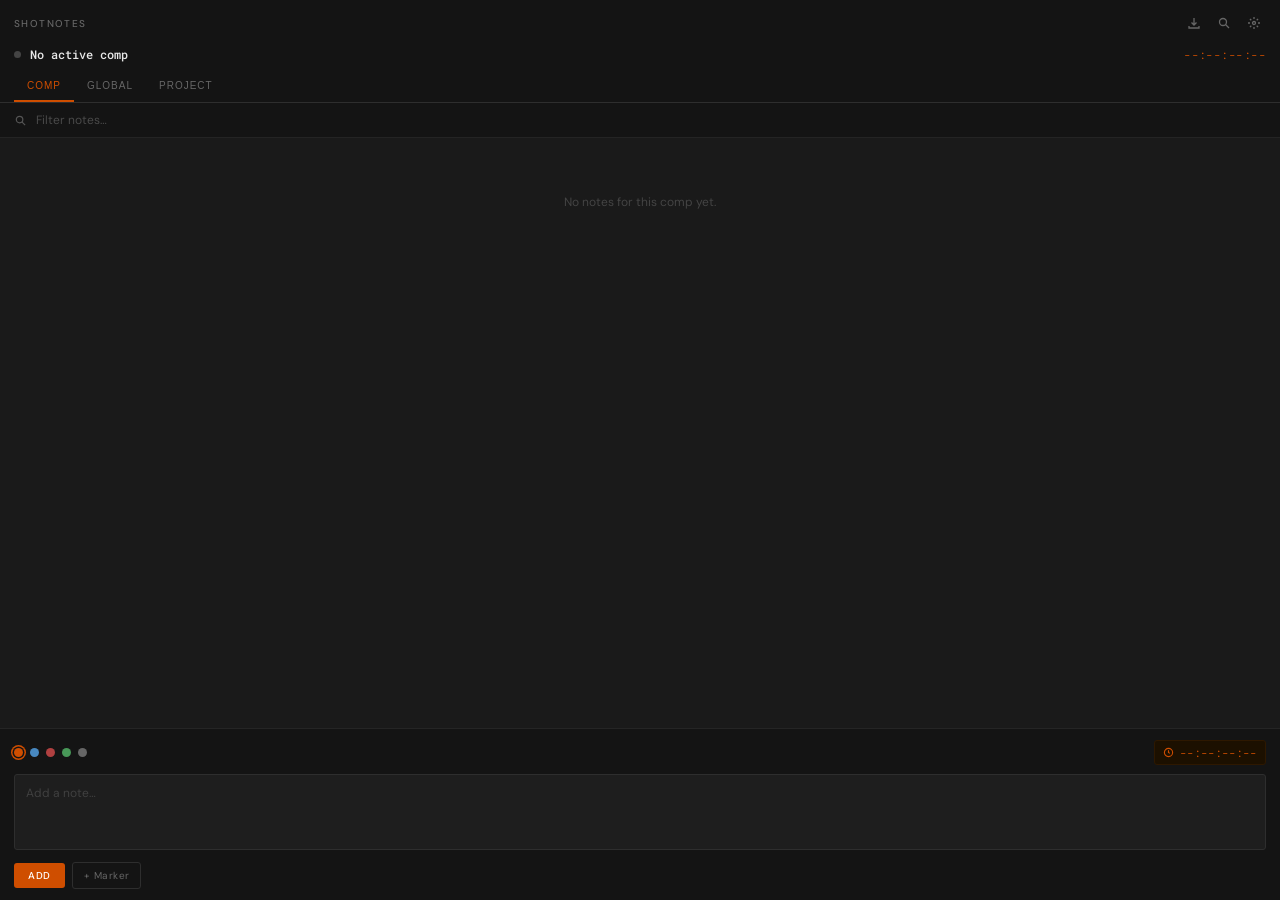
<file: shotnotes/src/index.html>
<!DOCTYPE html>
<html lang="en">
<head>
  <meta charset="UTF-8"/>
  <meta name="viewport" content="width=device-width, initial-scale=1.0"/>
  <title>ShotNotes</title>
  <link rel="stylesheet" href="style.css"/>
</head>
<body>

<div class="panel">

  <div class="panel-header">
    <div class="panel-title-row">
      <span class="panel-title">ShotNotes</span>
      <div class="panel-icons">
        <button class="icon-btn" id="btn-import-frameio" title="Import Frame.io CSV">
          <svg viewBox="0 0 14 14" fill="none" stroke="currentColor" stroke-width="1.3">
            <path d="M2 10v2h10v-2M7 2v7M4.5 6.5L7 9l2.5-2.5"/>
          </svg>
        </button>
        <button class="icon-btn" id="btn-search-global" title="Search all notes">
          <svg viewBox="0 0 14 14" fill="none" stroke="currentColor" stroke-width="1.3">
            <circle cx="6" cy="6" r="3.5"/><path d="M8.5 8.5L12 12"/>
          </svg>
        </button>
        <button class="icon-btn" id="btn-settings" title="Settings">
          <svg viewBox="0 0 14 14" fill="none" stroke="currentColor" stroke-width="1.3">
            <circle cx="7" cy="7" r="1.5"/>
            <path d="M7 1v2M7 11v2M1 7h2M11 7h2M2.9 2.9l1.4 1.4M9.7 9.7l1.4 1.4M2.9 11.1l1.4-1.4M9.7 4.3l1.4-1.4"/>
          </svg>
        </button>
      </div>
    </div>

    <div class="comp-bar">
      <div class="comp-dot" id="comp-status-dot"></div>
      <span class="comp-name" id="comp-name">No active comp</span>
      <span class="comp-tc" id="comp-tc">--:--:--:--</span>
    </div>

    <div class="tab-row">
      <button class="tab active" data-tab="comp">Comp</button>
      <button class="tab" data-tab="global">Global</button>
      <button class="tab" data-tab="project">Project</button>
    </div>
  </div>

  <div class="tab-content active" id="tab-comp">
    <div class="search-bar">
      <svg viewBox="0 0 14 14" fill="none" stroke="currentColor" stroke-width="1.3">
        <circle cx="6" cy="6" r="3.5"/><path d="M8.5 8.5L12 12"/>
      </svg>
      <input class="search-input" id="comp-search" placeholder="Filter notes…" autocomplete="off"/>
    </div>
    <div class="notes-list" id="comp-notes-list">
      <div class="empty-state" id="comp-empty">No notes for this comp yet.</div>
    </div>
    <div class="compose-area">
      <div class="compose-top">
        <div class="color-dot dot-orange selected" data-color="orange"></div>
        <div class="color-dot dot-blue"   data-color="blue"></div>
        <div class="color-dot dot-red"    data-color="red"></div>
        <div class="color-dot dot-green"  data-color="green"></div>
        <div class="color-dot dot-grey"   data-color="grey"></div>
        <div class="tc-stamp" id="comp-tc-stamp">
          <svg viewBox="0 0 12 12" fill="none" stroke="currentColor" stroke-width="1.2">
            <circle cx="6" cy="6" r="4.5"/><path d="M6 3.5v2.5l1.5 1"/>
          </svg>
          <span id="comp-stamp-tc">--:--:--:--</span>
        </div>
      </div>
      <textarea class="compose-input" id="comp-note-input" rows="3" placeholder="Add a note…"></textarea>
      <div class="compose-actions">
        <button class="btn-add" id="comp-add-btn">Add</button>
        <button class="btn-ghost" id="comp-marker-only-btn">+ Marker</button>
      </div>
    </div>
  </div>

  <div class="tab-content" id="tab-global">
    <div class="search-bar">
      <svg viewBox="0 0 14 14" fill="none" stroke="currentColor" stroke-width="1.3">
        <circle cx="6" cy="6" r="3.5"/><path d="M8.5 8.5L12 12"/>
      </svg>
      <input class="search-input" id="global-search" placeholder="Filter notes…" autocomplete="off"/>
    </div>
    <div class="notes-list" id="global-notes-list">
      <div class="empty-state" id="global-empty">No global notes yet.</div>
    </div>
    <div class="compose-area">
      <div class="compose-top">
        <div class="color-dot dot-orange selected" data-color="orange"></div>
        <div class="color-dot dot-blue"   data-color="blue"></div>
        <div class="color-dot dot-red"    data-color="red"></div>
        <div class="color-dot dot-green"  data-color="green"></div>
        <div class="color-dot dot-grey"   data-color="grey"></div>
      </div>
      <textarea class="compose-input" id="global-note-input" rows="3" placeholder="Project-wide note…"></textarea>
      <div class="compose-actions">
        <button class="btn-add" id="global-add-btn">Add</button>
      </div>
    </div>
  </div>

  <div class="tab-content" id="tab-project">
    <div class="notes-list">
      <div class="project-info-card">
        <div class="pi-header">
          <div class="pi-pin"></div>
          <span class="pi-title">Project Info</span>
          <button class="pi-edit-btn" id="pi-edit-btn">
            <svg viewBox="0 0 12 12" fill="none" stroke="currentColor" stroke-width="1.2">
              <path d="M2 9l6-6 1 1-6 6H2V9zM7 4l1-1 1 1-1 1z"/>
            </svg>
          </button>
        </div>
        <div class="pi-grid" id="pi-grid"></div>
      </div>
    </div>
  </div>

</div>

<input type="file" id="frameio-file-input" accept=".csv" style="display:none"/>
<script>if(typeof CSInterface==="undefined"){CSInterface=function(){this.evalScript=function(s,cb){if(typeof window.__adobe_cep__!=="undefined"){window.__adobe_cep__.evalScript(s,cb);}else if(cb){cb("null");}};};}</script><script src="main.js"></script>
</body>
</html>
</file>
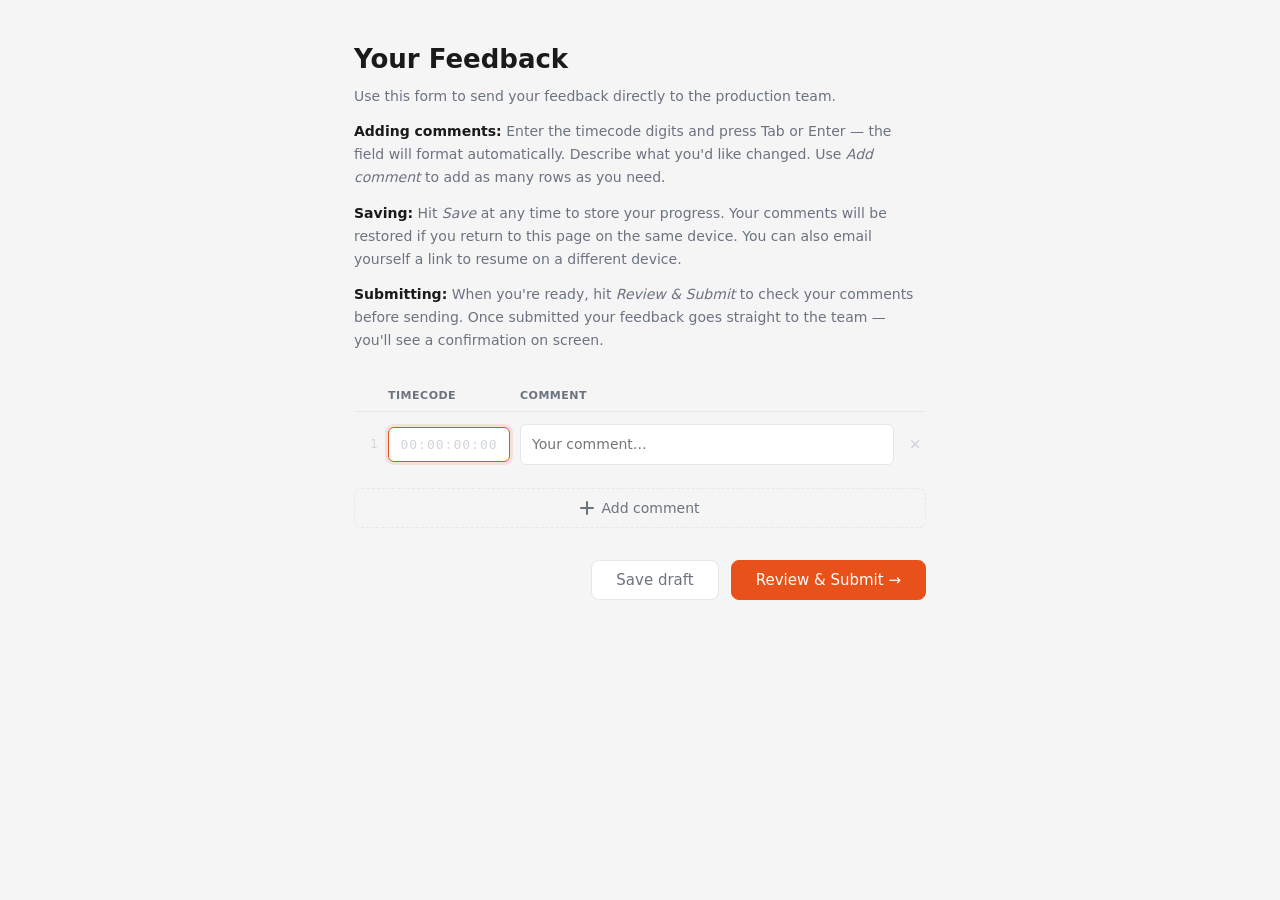
<file: client-feedback.html>
<!DOCTYPE html>
<html lang="en">
<head>
<meta charset="UTF-8">
<meta name="viewport" content="width=device-width, initial-scale=1.0, viewport-fit=cover">
<title>Leave Feedback</title>
<style>
/* ── Reset & variables ───────────────────────────────────────────────── */
:root {
  --bg:        #f5f5f5;
  --surface:   #ffffff;
  --border:    #e5e7eb;
  --border-focus: #E8511A;
  --text:      #1A1A1A;
  --muted:     #6b7280;
  --accent:    #E8511A;
  --accent-dk: #cf4615;
  --del:       #ef4444;
  --r:         8px;
  --font:      -apple-system, BlinkMacSystemFont, 'Segoe UI', system-ui, sans-serif;
  --mono:      'SF Mono', 'Fira Code', 'Consolas', monospace;
}
*, *::before, *::after { box-sizing: border-box; margin: 0; padding: 0; }
html { -webkit-text-size-adjust: 100%; }
body {
  background: var(--bg);
  color: var(--text);
  font-family: var(--font);
  font-size: 15px;
  line-height: 1.5;
  -webkit-font-smoothing: antialiased;
}

/* ── Layout ──────────────────────────────────────────────────────────── */
.view { min-height: 100dvh; }
.wrap {
  max-width: 620px;
  margin: 0 auto;
  padding: 44px 24px 80px;
}
.wrap.center {
  display: flex;
  flex-direction: column;
  align-items: center;
  justify-content: center;
  text-align: center;
  min-height: 100dvh;
  padding: 40px 24px;
}

/* ── Logo ────────────────────────────────────────────────────────────── */
.logo-box {
  display: block;
  text-align: center;
  margin: 0 auto 40px;
}

/* ── Form header ─────────────────────────────────────────────────────── */
.form-header { margin-bottom: 36px; }
.project-label {
  font-size: 11px;
  font-weight: 700;
  text-transform: uppercase;
  letter-spacing: 0.9px;
  color: var(--accent);
  margin-bottom: 6px;
}
.video-title {
  font-size: 26px;
  font-weight: 700;
  line-height: 1.2;
  color: var(--text);
  margin-bottom: 10px;
}
.intro {
  font-size: 14px;
  color: var(--muted);
  line-height: 1.65;
}
.intro p + p { margin-top: 12px; }
.intro strong { color: var(--text); font-weight: 600; }

/* ── Column labels ───────────────────────────────────────────────────── */
.col-labels {
  display: flex;
  align-items: center;
  gap: 10px;
  padding-bottom: 6px;
  border-bottom: 1px solid var(--border);
  margin-bottom: 4px;
}
.cl-sp  { width: 24px; flex-shrink: 0; }
.cl-tc  { width: 122px; flex-shrink: 0; font-size: 11px; font-weight: 600; text-transform: uppercase; letter-spacing: 0.5px; color: var(--muted); }
.cl-txt { flex: 1; font-size: 11px; font-weight: 600; text-transform: uppercase; letter-spacing: 0.5px; color: var(--muted); }

/* ── Comment rows ────────────────────────────────────────────────────── */
.comment-row {
  display: flex;
  align-items: center;
  gap: 10px;
  padding: 8px 0;
  border-bottom: 1px solid #f3f4f6;
}
.rn {
  width: 24px;
  font-size: 12px;
  color: #d1d5db;
  text-align: right;
  flex-shrink: 0;
  user-select: none;
  font-variant-numeric: tabular-nums;
}
.tc {
  width: 122px;
  flex-shrink: 0;
}
.tx { flex: 1; min-width: 0; resize: none; overflow: hidden; line-height: 1.5; font-family: var(--font); font-size: 14px; padding: 9px 11px; border: 1.5px solid var(--border); border-radius: 6px; background: var(--surface); color: var(--text); outline: none; transition: border-color 0.15s, box-shadow 0.15s; }
.tx:focus { border-color: var(--border-focus); box-shadow: 0 0 0 3px rgba(232, 81, 26, 0.12); }

/* ── Inputs ──────────────────────────────────────────────────────────── */
input[type="text"], textarea.tx {
  display: block;
  width: 100%;
  background: var(--surface);
  color: var(--text);
  border: 1.5px solid var(--border);
  border-radius: 6px;
  padding: 9px 11px;
  font-size: 14px;
  font-family: var(--font);
  outline: none;
  transition: border-color 0.15s, box-shadow 0.15s;
  -webkit-appearance: none;
}
input[type="text"]:focus, textarea.tx:focus {
  border-color: var(--border-focus);
  box-shadow: 0 0 0 3px rgba(232, 81, 26, 0.12);
}
input::placeholder { color: #d1d5db; }
input.tc-field {
  font-family: var(--mono);
  font-size: 13px;
  text-align: center;
  letter-spacing: 1px;
  padding: 9px 6px;
  width: 122px;
  max-width: 122px;
}

/* ── Delete button ───────────────────────────────────────────────────── */
.del {
  background: none;
  border: none;
  color: #d1d5db;
  font-size: 20px;
  line-height: 1;
  cursor: pointer;
  padding: 4px 5px;
  border-radius: 5px;
  flex-shrink: 0;
  transition: color 0.12s, background 0.12s;
}
.del:hover { color: var(--del); background: #fef2f2; }

/* ── Add row button ──────────────────────────────────────────────────── */
.btn-add {
  display: flex;
  align-items: center;
  justify-content: center;
  gap: 7px;
  width: 100%;
  background: none;
  border: 1.5px dashed var(--border);
  color: var(--muted);
  border-radius: var(--r);
  padding: 11px 16px;
  font-size: 14px;
  font-family: var(--font);
  cursor: pointer;
  margin-top: 14px;
  transition: border-color 0.15s, color 0.15s, background 0.15s;
}
.btn-add:hover {
  border-color: var(--accent);
  color: var(--accent);
  background: rgba(232, 81, 26, 0.04);
}

/* ── Main buttons ────────────────────────────────────────────────────── */
.btn {
  display: inline-flex;
  align-items: center;
  justify-content: center;
  padding: 10px 24px;
  border-radius: var(--r);
  font-size: 15px;
  font-family: var(--font);
  font-weight: 500;
  cursor: pointer;
  transition: background 0.12s, border-color 0.12s, color 0.12s;
  white-space: nowrap;
  -webkit-appearance: none;
}
.btn:disabled { opacity: 0.5; cursor: not-allowed; }

.btn-ghost {
  background: var(--surface);
  color: var(--muted);
  border: 1.5px solid var(--border);
}
.btn-ghost:hover:not(:disabled) { color: var(--text); border-color: #9ca3af; }

.btn-primary {
  background: var(--accent);
  color: #fff;
  border: 1.5px solid var(--accent);
}
.btn-primary:hover:not(:disabled) { background: var(--accent-dk); border-color: var(--accent-dk); }

/* ── Action bar ──────────────────────────────────────────────────────── */
.actions {
  display: flex;
  gap: 12px;
  margin-top: 32px;
  justify-content: flex-end;
  align-items: center;
}

/* ── Toasts & error messages ─────────────────────────────────────────── */
.toast {
  margin-top: 16px;
  padding: 12px 16px;
  border-radius: var(--r);
  font-size: 13px;
  line-height: 1.5;
}
.toast.success {
  background: #f0fdf4;
  color: #166534;
  border: 1px solid #bbf7d0;
}
.toast.warn {
  background: #fffbeb;
  color: #92400e;
  border: 1px solid #fde68a;
}
.toast.error {
  background: #fef2f2;
  color: #991b1b;
  border: 1px solid #fecaca;
}

/* ── Review screen ───────────────────────────────────────────────────── */
.review-header { margin-bottom: 28px; }
.review-header h2 { font-size: 22px; font-weight: 700; margin-bottom: 6px; }
.review-context { font-size: 14px; color: var(--muted); }
.review-count {
  font-size: 12px;
  font-weight: 600;
  text-transform: uppercase;
  letter-spacing: 0.6px;
  color: var(--muted);
  margin-bottom: 16px;
}
.review-item {
  display: flex;
  gap: 16px;
  padding: 16px 0;
  border-bottom: 1px solid var(--border);
}
.review-item:first-of-type { border-top: 1px solid var(--border); }
.ri-n {
  width: 22px;
  font-size: 12px;
  color: #9ca3af;
  text-align: right;
  flex-shrink: 0;
  padding-top: 1px;
  font-variant-numeric: tabular-nums;
}
.ri-body { flex: 1; min-width: 0; }
.ri-tc {
  font-family: var(--mono);
  font-size: 12px;
  font-weight: 700;
  color: var(--accent);
  margin-bottom: 4px;
  letter-spacing: 0.5px;
}
.ri-tx { font-size: 15px; color: var(--text); word-break: break-word; }
.ri-no-tc .ri-tx { color: var(--muted); font-style: italic; }

/* ── Thank you screen ────────────────────────────────────────────────── */
.thanks-icon {
  width: 56px;
  height: 56px;
  background: #f0fdf4;
  color: #16a34a;
  border-radius: 50%;
  display: flex;
  align-items: center;
  justify-content: center;
  font-size: 24px;
  margin: 0 auto 24px;
}
.wrap.center h2 { font-size: 24px; font-weight: 700; margin-bottom: 12px; }
.thanks-msg { font-size: 15px; color: var(--muted); max-width: 340px; line-height: 1.65; }

/* ── Mobile ──────────────────────────────────────────────────────────── */
@media (max-width: 520px) {
  .wrap { padding: 32px 16px 60px; }
  .logo-box { width: 150px; height: 54px; }
  .video-title { font-size: 21px; }
  .col-labels { display: none; }

  /* On mobile: number + timecode on row 1, comment full-width on row 2 */
  .comment-row { flex-wrap: wrap; padding: 12px 0; align-items: flex-start; }
  .rn          { align-self: center; padding-top: 0; }
  .tc          { flex: 1; width: auto; min-width: 0; }
  .del         { align-self: center; }
  .tx          {
    order: 4;
    flex-basis: 100%;
    width: 100%;
    display: block;
    margin-left: 34px;
    margin-top: 6px;
  }

  .actions { flex-direction: column-reverse; gap: 10px; }
  .btn { width: 100%; padding: 13px; }
}
</style>
</head>
<body>

<!-- ═══════════════════════════════════════════════════════════════════ -->
<!-- VIEW: FORM                                                         -->
<!-- ═══════════════════════════════════════════════════════════════════ -->
<div id="view-form" class="view">
  <div class="wrap">

    <div class="form-header">
      <p class="project-label" id="disp-project"></p>
      <h1 class="video-title" id="disp-video">Video Feedback</h1>
      <div class="intro">
        <p>Use this form to send your feedback directly to the production team.</p>
        <p><strong>Adding comments:</strong> Enter the timecode digits and press Tab or Enter — the field will format automatically. Describe what you'd like changed. Use <em>Add comment</em> to add as many rows as you need.</p>
        <p><strong>Saving:</strong> Hit <em>Save</em> at any time to store your progress. Your comments will be restored if you return to this page on the same device. You can also email yourself a link to resume on a different device.</p>
        <p><strong>Submitting:</strong> When you're ready, hit <em>Review &amp; Submit</em> to check your comments before sending. Once submitted your feedback goes straight to the team — you'll see a confirmation on screen.</p>
      </div>
    </div>

    <div class="col-labels" aria-hidden="true">
      <span class="cl-sp"></span>
      <span class="cl-tc">Timecode</span>
      <span class="cl-txt">Comment</span>
    </div>

    <div id="comments-list"></div>

    <button class="btn-add" id="btn-add" type="button">
      <svg width="14" height="14" viewBox="0 0 14 14" fill="none" aria-hidden="true">
        <path d="M7 1v12M1 7h12" stroke="currentColor" stroke-width="2" stroke-linecap="round"/>
      </svg>
      Add comment
    </button>

    <div class="actions">
      <button class="btn btn-ghost" id="btn-save" type="button">Save draft</button>
      <button class="btn btn-primary" id="btn-review" type="button">Review &amp; Submit →</button>
    </div>

    <div class="toast" id="form-toast" hidden></div>

  </div>
</div>


<!-- ═══════════════════════════════════════════════════════════════════ -->
<!-- VIEW: REVIEW                                                       -->
<!-- ═══════════════════════════════════════════════════════════════════ -->
<div id="view-review" class="view" hidden>
  <div class="wrap">

    <div class="review-header">
      <h2>Review your feedback</h2>
      <p class="review-context" id="review-context"></p>
    </div>

    <p class="review-count" id="review-count"></p>
    <div id="review-list"></div>

    <div class="actions">
      <button class="btn btn-ghost" id="btn-back" type="button">← Edit</button>
      <button class="btn btn-primary" id="btn-submit" type="button">Submit Feedback</button>
    </div>

    <div class="toast" id="review-toast" hidden></div>

  </div>
</div>


<!-- ═══════════════════════════════════════════════════════════════════ -->
<!-- VIEW: THANK YOU                                                    -->
<!-- ═══════════════════════════════════════════════════════════════════ -->
<div id="view-thanks" class="view" hidden>
  <div class="wrap center">
    <div class="thanks-icon" aria-hidden="true">✓</div>
    <h2>Feedback submitted</h2>
    <p class="thanks-msg">Thank you — your notes have been received. We'll review them and be in touch.</p>
  </div>
</div>


<script>
'use strict';

// ── Config — update WORKER_URL after deploying notion-proxy.js ────────
const WORKER_URL  = 'https://notion-proxy.ole-1b2.workers.dev';
const TASKS_DB_ID = '33119ff7-94ee-817a-b249-ccca6d2df580';

// ── URL params ────────────────────────────────────────────────────────
const _p         = new URLSearchParams(location.search);
const VIDEO      = _dec(_p.get('video')     || '');
const PROJECT    = _dec(_p.get('project')   || '');
const CONTENT_ID = (_p.get('contentId')     || '').trim();
// Stable key for localStorage
const DRAFT_KEY  = 'fbdraft_' + _simpleHash(VIDEO + '|' + PROJECT);

function _dec(s) {
  // Decode URI and replace hyphens with spaces (supports ?video=Episode-03 shorthand)
  try { return decodeURIComponent(s).replace(/-/g, ' ').trim(); } catch { return s.trim(); }
}
function _simpleHash(s) {
  let h = 0;
  for (let i = 0; i < s.length; i++) h = ((h << 5) - h + s.charCodeAt(i)) | 0;
  return Math.abs(h).toString(36);
}

// ── State ─────────────────────────────────────────────────────────────
let _rowId = 0;

// ── DOM helpers ───────────────────────────────────────────────────────
const $  = id  => document.getElementById(id);
const el = tag => document.createElement(tag);

// ── Init ──────────────────────────────────────────────────────────────
function init() {
  // Page title
  document.title = [VIDEO, PROJECT].filter(Boolean).join(' — ') || 'Leave Feedback';

  // Header text
  const proj = $('disp-project');
  if (PROJECT) { proj.textContent = PROJECT; } else { proj.hidden = true; }
  $('disp-video').textContent = VIDEO || 'Your Feedback';

  // Review context line
  $('review-context').textContent = [PROJECT, VIDEO].filter(Boolean).join(' — ');

  // Restore or start fresh
  const draft = _loadDraft();
  if (draft && draft.length) {
    draft.forEach(c => addRow(c.timecode, c.text));
  } else {
    addRow();
  }
}

// ── Draft persistence ─────────────────────────────────────────────────
function _b64enc(obj) {
  try {
    const json  = JSON.stringify(obj);
    const bytes = new TextEncoder().encode(json);
    let bin = '';
    for (const b of bytes) bin += String.fromCharCode(b);
    return btoa(bin);
  } catch { return null; }
}

function _b64dec(str) {
  try {
    const bin   = atob(str);
    const bytes = Uint8Array.from(bin, c => c.charCodeAt(0));
    return JSON.parse(new TextDecoder().decode(bytes));
  } catch { return null; }
}

function _loadDraft() {
  // URL draft takes priority (allows resuming from emailed link)
  const raw = _p.get('draft');
  if (raw) {
    const d = _b64dec(raw);
    if (Array.isArray(d) && d.length) return d;
  }
  // Fallback to localStorage
  try {
    const saved = localStorage.getItem(DRAFT_KEY);
    if (saved) {
      const d = JSON.parse(saved);
      if (Array.isArray(d) && d.length) return d;
    }
  } catch {}
  return null;
}

function _persistDraft(comments) {
  try { localStorage.setItem(DRAFT_KEY, JSON.stringify(comments)); } catch {}
}

// ── Row management ────────────────────────────────────────────────────
function addRow(tc, text) {
  tc   = tc   || '';
  text = text || '';
  const id  = ++_rowId;
  const row = el('div');
  row.className    = 'comment-row';
  row.dataset.rowId = id;

  const numSpan = el('span');
  numSpan.className   = 'rn';
  numSpan.setAttribute('aria-hidden', 'true');

  const tcInput = el('input');
  tcInput.type        = 'text';
  tcInput.className   = 'tc tc-field';
  tcInput.inputMode   = 'numeric';
  tcInput.placeholder = '00:00:00:00';
  tcInput.maxLength   = 11;
  tcInput.autocomplete = 'off';
  tcInput.spellcheck   = false;
  tcInput.value        = _esc(tc);
  tcInput.setAttribute('aria-label', 'Timecode');
  tcInput.addEventListener('input',   onTcInput);
  tcInput.addEventListener('keydown', onTcKeydown);
  tcInput.addEventListener('blur', onTcBlur);

  const txtInput = el('textarea');
  txtInput.className   = 'tx';
  txtInput.placeholder = 'Your comment…';
  txtInput.value       = _esc(text);
  txtInput.setAttribute('aria-label', 'Comment');
  txtInput.rows = 1;
  txtInput.style.resize = 'none';
  txtInput.style.overflow = 'hidden';
  txtInput.addEventListener('input', function() { this.style.height = 'auto'; this.style.height = this.scrollHeight + 'px'; });
  txtInput.addEventListener('keydown', e => {
    if (e.key === 'Enter') { e.preventDefault(); addRow(); }
  });

  const delBtn = el('button');
  delBtn.type      = 'button';
  delBtn.className = 'del';
  delBtn.innerHTML = '&times;';
  delBtn.setAttribute('aria-label', 'Remove this comment');
  delBtn.addEventListener('click', () => delRow(id));

  row.appendChild(numSpan);
  row.appendChild(tcInput);
  row.appendChild(txtInput);
  row.appendChild(delBtn);

  $('comments-list').appendChild(row);
  _renumber();

  // Focus timecode of new empty rows
  if (!tc && !text) setTimeout(() => tcInput.focus(), 30);
}

function delRow(id) {
  const row = $('comments-list').querySelector(`[data-row-id="${id}"]`);
  if (!row) return;
  if ($('comments-list').querySelectorAll('.comment-row').length === 1) {
    // Don't delete the last row — just clear it
    row.querySelector('.tc').value = '';
    row.querySelector('.tx').value = '';
    return;
  }
  row.remove();
  _renumber();
}

function _renumber() {
  $('comments-list').querySelectorAll('.comment-row').forEach((r, i) => {
    r.querySelector('.rn').textContent = i + 1;
  });
}

function _getComments() {
  return Array.from($('comments-list').querySelectorAll('.comment-row')).map(r => ({
    timecode: r.querySelector('.tc').value.trim(),
    text:     r.querySelector('.tx').value.trim(),
  })).filter(c => c.timecode || c.text);
}

// ── Timecode auto-formatter ───────────────────────────────────────────
// User types digits only; colons are inserted automatically: HH:MM:SS:FF
function onTcInput(e) {
  const input = e.target;
  const pos   = input.selectionStart;
  const old   = input.value;

  const digits = old.replace(/\D/g, '').slice(0, 8);
  let tc = '';
  for (let i = 0; i < digits.length; i++) {
    if (i > 0 && i % 2 === 0) tc += ':';
    tc += digits[i];
  }
  input.value = tc;

  // Restore cursor: count digits before old cursor, find same position in new string
  let digsBefore = 0;
  for (let i = 0; i < Math.min(pos, old.length); i++) {
    if (/\d/.test(old[i])) digsBefore++;
  }
  let np = 0, counted = 0;
  while (np < tc.length && counted < digsBefore) {
    if (/\d/.test(tc[np])) counted++;
    np++;
  }
  try { input.setSelectionRange(np, np); } catch {}
}

function onTcBlur(e) {
  const input = e.target;
  const digits = input.value.replace(/\D/g, "");
  if (!digits) return;
  const padded = digits.padStart(8, "0").slice(0, 8);
  let tc = "";
  for (let i = 0; i < padded.length; i++) {
    if (i > 0 && i % 2 === 0) tc += ":";
    tc += padded[i];
  }
  input.value = tc;
}

function onTcKeydown(e) {
  if (e.key === "Tab" && !e.shiftKey) {
    const row = e.target.closest(".comment-row");
    if (row) { e.preventDefault(); row.querySelector(".tx").focus(); }
  }
}

// ── Save draft ────────────────────────────────────────────────────────
function saveDraft() {
  const comments = _getComments();
  _persistDraft(comments);

  // Build URL with encoded draft for resuming on another device
  const params = new URLSearchParams(_p);
  const enc    = _b64enc(comments);
  if (enc) params.set('draft', enc);

  const draftUrl = `${location.origin}${location.pathname}?${params.toString()}`;
  const label    = [VIDEO, PROJECT].filter(Boolean).join(' — ') || 'video';

  // Open email client with the draft link
  window.location.href =
    `mailto:?subject=${encodeURIComponent('Feedback draft — ' + label)}` +
    `&body=${encodeURIComponent('Resume your feedback here:\n\n' + draftUrl)}`;

  showToast('form-toast', '✓ Draft saved to this device. Email opened with a link to resume on any device.', 'success');
}

// ── Review ────────────────────────────────────────────────────────────
function showReview() {
  const comments = _getComments();

  if (!comments.length) {
    showToast('form-toast', 'Please add at least one comment before submitting.', 'warn');
    return;
  }

  _persistDraft(comments);

  const list = $('review-list');
  list.innerHTML = '';

  comments.forEach((c, i) => {
    const item = el('div');
    item.className = 'review-item' + (!c.timecode ? ' ri-no-tc' : '');
    item.innerHTML =
      `<div class="ri-n">${i + 1}</div>` +
      `<div class="ri-body">` +
        (c.timecode ? `<div class="ri-tc">${_esc(c.timecode)}</div>` : '') +
        `<div class="ri-tx">${_esc(c.text) || '<em style="color:#9ca3af">No comment text</em>'}</div>` +
      `</div>`;
    list.appendChild(item);
  });

  $('review-count').textContent =
    comments.length + ' ' + (comments.length === 1 ? 'note' : 'notes');

  showView('review');
}

// ── Submit ────────────────────────────────────────────────────────────
async function submitFeedback() {
  const comments = _getComments();
  const btn      = $('btn-submit');
  const toastEl  = $('review-toast');

  btn.disabled    = true;
  btn.textContent = 'Submitting…';
  toastEl.hidden  = true;

  // Build task title
  const title = [PROJECT, VIDEO, 'Client Feedback'].filter(Boolean).join(' — ') || 'Client Feedback';

  // Build Notion block children
  const blocks = [];
  for (const c of comments) {
    if (c.timecode) {
      blocks.push({
        object: 'block', type: 'heading_3',
        heading_3: { rich_text: [{ type: 'text', text: { content: c.timecode } }] },
      });
    }
    if (c.text) {
      blocks.push({
        object: 'block', type: 'to_do',
        to_do: {
          rich_text: [{ type: 'text', text: { content: c.text.slice(0, 2000) } }],
          checked: false,
        },
      });
    }
  }

  const properties = {
    Name:   { title: [{ type: 'text', text: { content: title } }] },
    Type:   { select: { name: 'Revision Round' } },
    Status: { select: { name: 'Not Started' } },
  };
  if (CONTENT_ID) properties.Content = { relation: [{ id: CONTENT_ID }] };

  try {
    const res = await fetch(WORKER_URL, {
      method:  'POST',
      headers: { 'Content-Type': 'application/json' },
      body: JSON.stringify({
        notionEndpoint: 'pages',
        payload: {
          parent:     { database_id: TASKS_DB_ID },
          properties,
          children:   blocks.slice(0, 100),
        },
      }),
    });

    const data = await res.json().catch(() => ({}));
    if (!res.ok) throw new Error(data.message || `Server returned ${res.status}`);

    // Clear draft on success
    try { localStorage.removeItem(DRAFT_KEY); } catch {}
    showView('thanks');

  } catch (err) {
    showToast('review-toast', `Submission failed: ${_esc(err.message)}. Please try again.`, 'error');
    btn.disabled    = false;
    btn.textContent = 'Submit Feedback';
  }
}

// ── View switching ────────────────────────────────────────────────────
function showView(name) {
  ['form', 'review', 'thanks'].forEach(v => {
    const el = $('view-' + v);
    if (el) el.hidden = (v !== name);
  });
  window.scrollTo({ top: 0, behavior: 'smooth' });
}

// ── Toast notifications ───────────────────────────────────────────────
function showToast(id, msg, type) {
  type = type || 'success';
  const t = $(id);
  t.className  = 'toast ' + type;
  t.innerHTML  = msg;
  t.hidden     = false;
  clearTimeout(t._t);
  t._t = setTimeout(() => { t.hidden = true; }, 6000);
}

// ── Escape HTML ───────────────────────────────────────────────────────
function _esc(s) {
  return String(s == null ? '' : s)
    .replace(/&/g, '&amp;').replace(/</g, '&lt;')
    .replace(/>/g, '&gt;').replace(/"/g, '&quot;');
}

// ── Boot ──────────────────────────────────────────────────────────────
document.addEventListener('DOMContentLoaded', () => {
  init();
  $('btn-add').addEventListener('click', () => addRow());
  $('btn-save').addEventListener('click', saveDraft);
  $('btn-review').addEventListener('click', showReview);
  $('btn-back').addEventListener('click', () => showView('form'));
  $('btn-submit').addEventListener('click', submitFeedback);
});
</script>
</body>
</html>
</file>
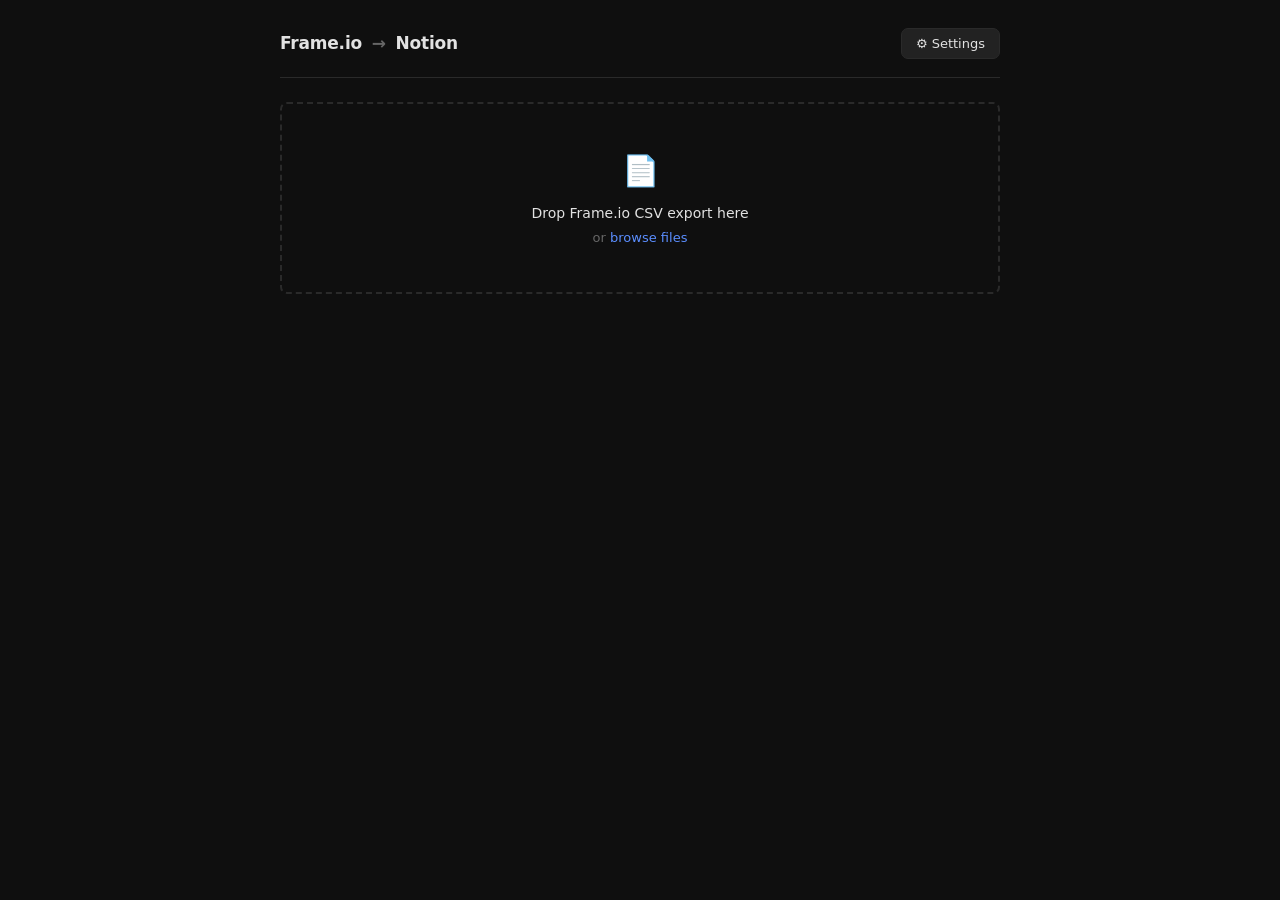
<file: frameio-to-notion.html>
<!DOCTYPE html>
<html lang="en">
<head>
<meta charset="UTF-8">
<meta name="viewport" content="width=device-width, initial-scale=1.0">
<title>Frame.io → Notion</title>
<style>
:root {
  --bg:      #0f0f0f;
  --surface: #1a1a1a;
  --surface2:#222;
  --border:  #2a2a2a;
  --text:    #e2e2e2;
  --muted:   #666;
  --accent:  #5b8eff;
  --green:   #3ecf8e;
  --red:     #e05d5d;
  --yellow:  #f5a623;
  --r:       7px;
  --font:    -apple-system, BlinkMacSystemFont, 'Segoe UI', system-ui, sans-serif;
  --mono:    'SF Mono', 'Fira Code', 'Consolas', monospace;
}
* { box-sizing: border-box; margin: 0; padding: 0; }
body {
  background: var(--bg);
  color: var(--text);
  font-family: var(--font);
  font-size: 14px;
  line-height: 1.5;
  min-height: 100vh;
}
.wrap { max-width: 760px; margin: 0 auto; padding: 28px 20px 60px; }

/* Header */
header {
  display: flex;
  align-items: center;
  justify-content: space-between;
  margin-bottom: 24px;
  padding-bottom: 18px;
  border-bottom: 1px solid var(--border);
}
h1 { font-size: 17px; font-weight: 600; letter-spacing: -0.2px; }
h1 .arrow { color: var(--muted); margin: 0 4px; }

/* Buttons */
.btn {
  background: var(--surface2);
  color: var(--text);
  border: 1px solid var(--border);
  border-radius: var(--r);
  padding: 7px 14px;
  font-size: 13px;
  font-family: var(--font);
  cursor: pointer;
  transition: background 0.12s, border-color 0.12s;
  white-space: nowrap;
}
.btn:hover { background: #2a2a2a; }
.btn:disabled { opacity: 0.45; cursor: not-allowed; }
.btn.primary {
  background: var(--accent);
  border-color: var(--accent);
  color: #fff;
  font-weight: 500;
}
.btn.primary:hover:not(:disabled) { background: #4a7aee; }

/* Cards */
.card {
  background: var(--surface);
  border: 1px solid var(--border);
  border-radius: var(--r);
  padding: 20px;
  margin-bottom: 14px;
}
.card-title {
  font-size: 11px;
  text-transform: uppercase;
  letter-spacing: 0.7px;
  color: var(--muted);
  font-weight: 600;
  margin-bottom: 16px;
}

/* Form */
.field { margin-bottom: 14px; }
.field:last-child { margin-bottom: 0; }
label {
  display: block;
  font-size: 11px;
  color: var(--muted);
  text-transform: uppercase;
  letter-spacing: 0.5px;
  font-weight: 600;
  margin-bottom: 6px;
}
input[type="text"],
input[type="password"],
select,
textarea {
  width: 100%;
  background: var(--bg);
  color: var(--text);
  border: 1px solid var(--border);
  border-radius: var(--r);
  padding: 8px 10px;
  font-size: 14px;
  font-family: var(--font);
  outline: none;
  transition: border-color 0.15s;
}
input:focus, select:focus, textarea:focus { border-color: var(--accent); }
select option { background: var(--surface); }
.row { display: flex; gap: 10px; align-items: flex-end; }
.row .field { flex: 1; margin-bottom: 0; }

/* Notice */
.notice {
  font-size: 12px;
  color: #b5842a;
  padding: 10px 13px;
  background: rgba(245,166,35,0.07);
  border: 1px solid rgba(245,166,35,0.18);
  border-radius: var(--r);
  margin-bottom: 16px;
  line-height: 1.6;
}
.notice a { color: var(--yellow); }
.notice code {
  font-family: var(--mono);
  font-size: 11px;
  background: rgba(245,166,35,0.15);
  padding: 1px 4px;
  border-radius: 3px;
}

/* Drop zone */
.dropzone {
  border: 2px dashed var(--border);
  border-radius: var(--r);
  padding: 44px 24px;
  text-align: center;
  cursor: pointer;
  transition: border-color 0.15s, background 0.15s;
  margin-bottom: 14px;
  user-select: none;
}
.dropzone:hover, .dropzone.over {
  border-color: var(--accent);
  background: rgba(91,142,255,0.04);
}
.dz-icon { font-size: 30px; margin-bottom: 10px; }
.dz-label { font-size: 14px; font-weight: 500; margin-bottom: 4px; }
.dz-sub { font-size: 13px; color: var(--muted); }
.dz-sub .link { color: var(--accent); cursor: pointer; }

/* CSV info strip */
.csv-strip {
  display: flex;
  gap: 0;
  background: var(--bg);
  border: 1px solid var(--border);
  border-radius: var(--r);
  overflow: hidden;
  margin-bottom: 14px;
  font-size: 12px;
}
.csv-cell {
  flex: 1;
  padding: 10px 14px;
  border-right: 1px solid var(--border);
}
.csv-cell:last-child { border-right: none; }
.csv-key { color: var(--muted); margin-bottom: 2px; text-transform: uppercase; font-size: 10px; letter-spacing: 0.4px; }
.csv-val { font-weight: 600; font-size: 13px; }

/* Comments list */
.comments-wrap {
  border: 1px solid var(--border);
  border-radius: var(--r);
  background: var(--bg);
  max-height: 380px;
  overflow-y: auto;
}
.comment {
  display: flex;
  gap: 10px;
  padding: 9px 14px;
  border-bottom: 1px solid var(--border);
  align-items: flex-start;
}
.comment:last-child { border-bottom: none; }
.comment.reply {
  padding-left: 32px;
  background: rgba(255,255,255,0.015);
}
.c-icon { flex-shrink: 0; font-size: 12px; color: var(--muted); margin-top: 2px; line-height: 1; }
.c-body { flex: 1; min-width: 0; }
.c-meta { display: flex; align-items: center; gap: 7px; margin-bottom: 2px; flex-wrap: wrap; }
.c-tc {
  font-family: var(--mono);
  font-size: 10px;
  color: var(--accent);
  background: rgba(91,142,255,0.12);
  padding: 1px 6px;
  border-radius: 3px;
}
.c-sep   { color: var(--muted); }
.c-author { font-size: 12px; font-weight: 600; }
.c-text { font-size: 13px; color: #c8c8c8; word-break: break-word; }

/* Status bar */
.status {
  padding: 11px 14px;
  border-radius: var(--r);
  font-size: 13px;
  margin-top: 14px;
  display: none;
}
.status.success { background: rgba(62,207,142,0.09); border: 1px solid rgba(62,207,142,0.25); color: var(--green); }
.status.error   { background: rgba(224,93,93,0.09);  border: 1px solid rgba(224,93,93,0.25);  color: var(--red);   }
.status.loading { background: rgba(91,142,255,0.09); border: 1px solid rgba(91,142,255,0.25); color: var(--accent);}
.status a { color: inherit; font-weight: 600; }
</style>
</head>
<body>
<div class="wrap">

  <header>
    <h1>Frame.io <span class="arrow">→</span> Notion</h1>
    <button class="btn" id="settingsToggle">⚙ Settings</button>
  </header>

  <!-- Settings -->
  <div class="card" id="settingsPanel" style="display:none">
    <div class="card-title">Configuration</div>
    <div class="notice">
      Start the app via <code>start.sh</code> and the proxy runs automatically on
      <code>http://localhost:8080/</code>. If you open the HTML directly without the proxy,
      Notion API calls will be blocked by CORS.
    </div>
    <div class="field">
      <label>Notion API Key</label>
      <input type="password" id="apiKey" placeholder="ntn_…" autocomplete="off">
    </div>
    <div class="field">
      <label>APS Tasks Database ID</label>
      <input type="text" id="tasksDbId">
    </div>
    <div class="field">
      <label>APS Content Database ID</label>
      <input type="text" id="contentDbId">
    </div>
    <div class="field">
      <label>CORS Proxy URL <span style="color:var(--muted);font-size:11px;text-transform:none;letter-spacing:0">(optional)</span></label>
      <input type="text" id="proxyUrl" placeholder="http://localhost:8080/">
    </div>
    <button class="btn primary" id="saveSettings">Save Settings</button>
  </div>

  <!-- Drop zone -->
  <div class="dropzone" id="dropzone">
    <div class="dz-icon">📄</div>
    <div class="dz-label">Drop Frame.io CSV export here</div>
    <div class="dz-sub">or <span class="link" id="browseLink">browse files</span></div>
    <input type="file" id="fileInput" accept=".csv" style="display:none">
  </div>

  <!-- Preview + form (hidden until CSV loaded) -->
  <div id="previewSection" style="display:none">

    <div class="card">
      <div class="card-title">CSV Preview</div>
      <div class="csv-strip" id="csvStrip"></div>
      <div class="comments-wrap" id="commentsList"></div>
    </div>

    <div class="card">
      <div class="card-title">Create Notion Task</div>
      <div class="field">
        <label>Task Title</label>
        <input type="text" id="taskTitle" placeholder="Task title…">
      </div>
      <div class="row">
        <div class="field">
          <label>Link to Episode</label>
          <select id="episodeSelect">
            <option value="">— Select episode —</option>
          </select>
        </div>
        <button class="btn" id="refreshEpisodes" style="flex-shrink:0">↻ Refresh</button>
      </div>
      <div style="margin-top:16px">
        <button class="btn primary" id="createTask" style="width:100%;padding:10px 14px;font-size:14px">
          Create Task in Notion
        </button>
      </div>
      <div class="status" id="statusMsg"></div>
    </div>

  </div>

</div>
<script>
// ─────────────────────────────────────────────────────────────────────────────
// Constants
// ─────────────────────────────────────────────────────────────────────────────
const DEFAULTS = {
  tasksDb:  '33119ff7-94ee-817a-b249-ccca6d2df580',
  contentDb:'33119ff7-94ee-8110-8df4-fbc98620bf45',
};
const NOTION_VER = '2022-06-28';

// ─────────────────────────────────────────────────────────────────────────────
// State
// ─────────────────────────────────────────────────────────────────────────────
let csvData = null; // { project, asset, tree }

// ─────────────────────────────────────────────────────────────────────────────
// Settings (localStorage)
// ─────────────────────────────────────────────────────────────────────────────
function loadSettings() {
  el('apiKey').value     = ls('notion_key')     || '';
  el('tasksDbId').value  = ls('notion_tasks_db')  || DEFAULTS.tasksDb;
  el('contentDbId').value= ls('notion_content_db')|| DEFAULTS.contentDb;
  el('proxyUrl').value   = ls('notion_proxy')   || 'http://localhost:8080/';
}
function saveSettings() {
  lsSet('notion_key',        el('apiKey').value.trim());
  lsSet('notion_tasks_db',   el('tasksDbId').value.trim());
  lsSet('notion_content_db', el('contentDbId').value.trim());
  lsSet('notion_proxy',      el('proxyUrl').value.trim());
  el('settingsPanel').style.display = 'none';
}
const ls    = k => localStorage.getItem(k) || '';
const lsSet = (k, v) => localStorage.setItem(k, v);

// ─────────────────────────────────────────────────────────────────────────────
// CSV Parser
// ─────────────────────────────────────────────────────────────────────────────
function parseCSV(raw) {
  raw = raw.replace(/\r\n/g, '\n').replace(/\r/g, '\n');
  const rows = [];
  let row = [], field = '', inQ = false;
  for (let i = 0; i < raw.length; i++) {
    const c = raw[i];
    if (inQ) {
      if (c === '"' && raw[i+1] === '"') { field += '"'; i++; }
      else if (c === '"') inQ = false;
      else field += c;
    } else {
      if      (c === '"')  inQ = true;
      else if (c === ',')  { row.push(field); field = ''; }
      else if (c === '\n') { row.push(field); rows.push(row); row = []; field = ''; }
      else field += c;
    }
  }
  if (field || row.length) { row.push(field); rows.push(row); }
  while (rows.length && rows[rows.length-1].every(c => !c.trim())) rows.pop();
  return rows;
}

function detectCols(headers) {
  const h = headers.map(s => s.toLowerCase().trim());
  // Exact match wins over fuzzy — avoids "comment id" beating "comment", etc.
  const exact = (...terms) => h.findIndex(c => terms.some(t => c === t));
  const fuzzy = (...terms) => h.findIndex(c => terms.some(t => c.includes(t)));
  const first = (...fns)   => { for (const f of fns) { const i = f(); if (i >= 0) return i; } return -1; };
  return {
    project:  fuzzy('project'),
    asset:    fuzzy('asset', 'file name', 'filename', 'clip', 'reel'),
    // Exact "timecode" first — Frame.io CSVs also have a "Frame" column (frame numbers) we don't want
    timecode: first(() => exact('timecode'), () => fuzzy('time code', 'tc')),
    // Exact "comment" first — avoids matching "comment id" or "parent comment id"
    comment:  first(() => exact('comment'), () => h.findIndex(c => c.includes('comment') && !c.includes('id') && !c.includes('parent'))),
    author:   first(() => exact('author'), () => fuzzy('reviewer', 'commenter', 'user')),
    date:     fuzzy('date', 'created', 'timestamp', 'posted'),
    id:       exact('id', 'comment id', 'comment_id', 'uuid'),
    parentId: fuzzy('parent', 'reply', 'in reply', 'thread'),
  };
}

function buildTree(rows, cols) {
  const byId = {}, all = [];
  rows.forEach((row, i) => {
    const rawId = cols.id >= 0 ? row[cols.id]?.trim() : '';
    const obj = {
      id:       rawId || String(i),
      parentId: cols.parentId >= 0 ? (row[cols.parentId]?.trim() || '') : '',
      author:   cols.author >= 0   ? (row[cols.author]?.trim()   || '') : '',
      text:     cols.comment >= 0  ? (row[cols.comment]?.trim()  || '') : '',
      timecode: cols.timecode >= 0 ? (row[cols.timecode]?.trim() || '') : '',
      replies: [],
    };
    byId[obj.id] = obj;
    all.push(obj);
  });

  const roots = [];
  for (const c of all) {
    if (!c.text) continue;
    if (c.parentId && byId[c.parentId]) byId[c.parentId].replies.push(c);
    else roots.push(c);
  }
  return roots;
}

// ─────────────────────────────────────────────────────────────────────────────
// Rendering
// ─────────────────────────────────────────────────────────────────────────────
function renderStrip(project, asset, count) {
  el('csvStrip').innerHTML = [
    ['Project', project || '—'],
    ['Asset',   asset   || '—'],
    ['Comments', String(count)],
  ].map(([k,v]) => `
    <div class="csv-cell">
      <div class="csv-key">${k}</div>
      <div class="csv-val">${esc(v)}</div>
    </div>
  `).join('');
}

function renderComments(tree) {
  let html = '';
  for (const c of tree) {
    html += commentHtml(c, false);
    for (const r of c.replies) html += commentHtml(r, true);
  }
  el('commentsList').innerHTML = html || '<div class="comment"><div class="c-body" style="color:var(--muted)">No comments found.</div></div>';
}

function commentHtml(c, isReply) {
  const tc   = c.timecode ? `<span class="c-tc">${esc(c.timecode)}</span><span class="c-sep"> — </span>` : '';
  const icon = isReply ? '<span class="c-icon">↳</span>' : '<span class="c-icon">☐</span>';
  return `
    <div class="comment${isReply ? ' reply' : ''}">
      ${icon}
      <div class="c-body">
        <div class="c-meta">${tc}<span class="c-author">${esc(c.author)}${c.text ? ':' : ''}</span></div>
        <div class="c-text">${esc(c.text)}</div>
      </div>
    </div>`;
}

// ─────────────────────────────────────────────────────────────────────────────
// Title suggestion
// ─────────────────────────────────────────────────────────────────────────────
function suggestTitle(project, asset) {
  const name = (asset || '').replace(/\.[^/.]+$/, '').trim();
  if (project && name) return `${project} — ${name} Revisions`;
  if (name)    return `${name} — Client Revisions`;
  if (project) return `${project} — Client Revisions`;
  return 'Client Revisions';
}

// ─────────────────────────────────────────────────────────────────────────────
// Notion API
// ─────────────────────────────────────────────────────────────────────────────
async function notionFetch(endpoint, opts = {}) {
  const key   = ls('notion_key');
  const proxy = ls('notion_proxy').replace(/\/$/, '');
  const base  = proxy
    ? `${proxy}/https://api.notion.com/v1`
    : 'https://api.notion.com/v1';

  const resp = await fetch(`${base}/${endpoint}`, {
    ...opts,
    headers: {
      'Authorization':  `Bearer ${key}`,
      'Notion-Version': NOTION_VER,
      'Content-Type':   'application/json',
      ...(opts.headers || {}),
    },
  });
  const data = await resp.json();
  if (!resp.ok) throw new Error(data.message || `API error ${resp.status}`);
  return data;
}

async function fetchEpisodes() {
  const dbId = ls('notion_content_db') || DEFAULTS.contentDb;
  const btn  = el('refreshEpisodes');
  const sel  = el('episodeSelect');

  btn.disabled    = true;
  btn.textContent = '…';

  try {
    let results = [], cursor = null;
    do {
      const body = {
        filter: { property: 'Level', select: { equals: 'Episode' } },
        sorts:  [{ property: 'Name', direction: 'ascending' }],
        page_size: 100,
      };
      if (cursor) body.start_cursor = cursor;
      const data = await notionFetch(`databases/${dbId}/query`, {
        method: 'POST',
        body: JSON.stringify(body),
      });
      results = results.concat(data.results);
      cursor  = data.has_more ? data.next_cursor : null;
    } while (cursor);

    sel.innerHTML = '<option value="">— Select episode —</option>';
    for (const page of results) {
      const opt = document.createElement('option');
      opt.value       = page.id;
      opt.textContent = pageTitle(page);
      sel.appendChild(opt);
    }
    if (!results.length) sel.innerHTML = '<option value="">No episodes found</option>';
  } catch (err) {
    sel.innerHTML = `<option value="">Error: ${esc(err.message)}</option>`;
    showStatus(`Could not load episodes: ${err.message}`, 'error');
  } finally {
    btn.disabled    = false;
    btn.textContent = '↻ Refresh';
  }
}

function pageTitle(page) {
  for (const p of Object.values(page.properties)) {
    if (p.type === 'title' && p.title.length) return p.title[0].plain_text;
  }
  return 'Untitled';
}

// ─────────────────────────────────────────────────────────────────────────────
// Build Notion blocks
// ─────────────────────────────────────────────────────────────────────────────
function buildBlocks(tree) {
  const blocks = [];
  for (const c of tree) {
    // Heading 3: timecode as section anchor (fall back to author if no timecode)
    blocks.push(heading3Block(c.timecode || c.author || 'Comment'));
    // Checkbox for the top-level comment
    blocks.push(todoBlock(fmtComment(c, false)));
    // Checkboxes for replies, indented with ↳
    for (const r of c.replies) blocks.push(todoBlock(fmtComment(r, true)));
  }
  return blocks;
}

function fmtComment(c, isReply) {
  const prefix = isReply ? '↳ ' : '';
  const author = c.author ? `${c.author}: ` : '';
  return `${prefix}${author}${c.text}`;
}

function heading3Block(text) {
  return {
    object: 'block',
    type: 'heading_3',
    heading_3: { rich_text: [{ type: 'text', text: { content: text.slice(0, 2000) } }] },
  };
}

function paragraphBlock() {
  return {
    object: 'block',
    type: 'paragraph',
    paragraph: { rich_text: [] },
  };
}

function todoBlock(text) {
  const chunks = [];
  for (let i = 0; i < text.length; i += 2000) chunks.push(text.slice(i, i + 2000));
  return {
    object: 'block',
    type: 'to_do',
    to_do: {
      rich_text: chunks.map(s => ({ type: 'text', text: { content: s } })),
      checked: false,
    },
  };
}

// ─────────────────────────────────────────────────────────────────────────────
// Create Notion task
// ─────────────────────────────────────────────────────────────────────────────
async function createTask() {
  const title     = el('taskTitle').value.trim();
  const episodeId = el('episodeSelect').value;
  const tasksDb   = ls('notion_tasks_db') || DEFAULTS.tasksDb;
  const apiKey    = ls('notion_key');

  if (!apiKey)   return showStatus('No API key saved — open Settings first.', 'error');
  if (!title)    return showStatus('Please enter a task title.', 'error');
  if (!csvData)  return showStatus('No CSV loaded.', 'error');

  const btn = el('createTask');
  btn.disabled    = true;
  btn.textContent = 'Creating…';
  showStatus('Creating task in Notion…', 'loading');

  try {
    const allBlocks  = buildBlocks(csvData.tree);
    const firstBatch = allBlocks.slice(0, 100);
    const rest       = allBlocks.slice(100);

    const props = {
      Name:   { title: [{ type: 'text', text: { content: title } }] },
      Type:   { select: { name: 'Revision Round' } },
      Status: { select: { name: 'Not Started' } },
    };
    if (episodeId) props.Content = { relation: [{ id: episodeId }] };

    const page = await notionFetch('pages', {
      method: 'POST',
      body: JSON.stringify({
        parent:     { database_id: tasksDb },
        properties: props,
        children:   firstBatch,
      }),
    });

    // Append overflow blocks in batches of 100
    for (let i = 0; i < rest.length; i += 100) {
      await notionFetch(`blocks/${page.id}/children`, {
        method: 'PATCH',
        body: JSON.stringify({ children: rest.slice(i, i + 100) }),
      });
    }

    const url = page.url || `https://notion.so/${page.id.replace(/-/g,'')}`;
    showStatus(`Task created — <a href="${url}" target="_blank">Open in Notion →</a>`, 'success');
  } catch (err) {
    showStatus(`Error: ${esc(err.message)}`, 'error');
  } finally {
    btn.disabled    = false;
    btn.textContent = 'Create Task in Notion';
  }
}

// ─────────────────────────────────────────────────────────────────────────────
// File handling
// ─────────────────────────────────────────────────────────────────────────────
function handleFile(file) {
  if (!file) return;
  if (!file.name.toLowerCase().endsWith('.csv')) {
    return showStatus('Please select a .csv file.', 'error');
  }
  const reader = new FileReader();
  reader.onload = e => processCSV(e.target.result, file.name);
  reader.readAsText(file);
}

function processCSV(raw, filename) {
  try {
    const rows = parseCSV(raw);
    if (rows.length < 2) throw new Error('CSV has no data rows.');

    const headers  = rows[0];
    const dataRows = rows.slice(1);
    const cols     = detectCols(headers);

    const first   = dataRows[0] || [];
    const project = cols.project >= 0 ? (first[cols.project]?.trim() || '') : '';
    const asset   = cols.asset   >= 0 ? (first[cols.asset]?.trim()   || '') : filename.replace(/\.csv$/i,'');
    const tree    = buildTree(dataRows, cols);
    const total   = tree.reduce((n, c) => n + 1 + c.replies.length, 0);

    csvData = { project, asset, tree };

    renderStrip(project, asset, total);
    renderComments(tree);
    el('taskTitle').value = suggestTitle(project, asset);
    el('previewSection').style.display = 'block';
    el('statusMsg').style.display = 'none';

    fetchEpisodes();
  } catch (err) {
    showStatus(`Could not parse CSV: ${esc(err.message)}`, 'error');
  }
}

// ─────────────────────────────────────────────────────────────────────────────
// Utilities
// ─────────────────────────────────────────────────────────────────────────────
function el(id) { return document.getElementById(id); }
function esc(s) {
  return String(s)
    .replace(/&/g,'&amp;').replace(/</g,'&lt;')
    .replace(/>/g,'&gt;').replace(/"/g,'&quot;');
}
function showStatus(msg, type) {
  const s = el('statusMsg');
  s.className     = `status ${type}`;
  s.innerHTML     = msg;
  s.style.display = 'block';
}

// ─────────────────────────────────────────────────────────────────────────────
// Boot
// ─────────────────────────────────────────────────────────────────────────────
document.addEventListener('DOMContentLoaded', () => {
  loadSettings();

  // Settings toggle
  el('settingsToggle').addEventListener('click', () => {
    const p = el('settingsPanel');
    p.style.display = p.style.display === 'none' ? 'block' : 'none';
  });
  el('saveSettings').addEventListener('click', saveSettings);

  // File input / browse
  el('browseLink').addEventListener('click', () => el('fileInput').click());
  el('dropzone').addEventListener('click', e => {
    if (e.target.id !== 'browseLink') el('fileInput').click();
  });
  el('fileInput').addEventListener('change', e => handleFile(e.target.files[0]));

  // Drag and drop
  const dz = el('dropzone');
  dz.addEventListener('dragover',  e => { e.preventDefault(); dz.classList.add('over'); });
  dz.addEventListener('dragleave', ()  => dz.classList.remove('over'));
  dz.addEventListener('drop', e => {
    e.preventDefault();
    dz.classList.remove('over');
    handleFile(e.dataTransfer.files[0]);
  });

  // Notion actions
  el('refreshEpisodes').addEventListener('click', fetchEpisodes);
  el('createTask').addEventListener('click', createTask);
});
</script>
</body>
</html>
</file>
<file: shotnotes/src/style.css>
@import url('https://fonts.googleapis.com/css2?family=DM+Sans:wght@300;400;500&family=Roboto+Mono:wght@400;500&display=swap');

*, *::before, *::after { box-sizing: border-box; margin: 0; padding: 0; }

html, body { width: 100%; height: 100%; background: #1a1a1a; overflow: hidden; }

.panel { width: 100%; height: 100vh; background: #1a1a1a; font-family: 'DM Sans', sans-serif; font-size: 13px; color: #d0d0d0; display: flex; flex-direction: column; overflow: hidden; }

.panel-header { background: #141414; border-bottom: 1px solid #2e2e2e; padding: 11px 14px 0; flex-shrink: 0; }

.panel-title-row { display: flex; align-items: center; justify-content: space-between; margin-bottom: 11px; }

.panel-title { font-size: 10px; font-weight: 500; letter-spacing: 0.14em; text-transform: uppercase; color: #666; }

.panel-icons { display: flex; gap: 6px; }

.icon-btn { width: 24px; height: 24px; background: none; border: none; cursor: pointer; display: flex; align-items: center; justify-content: center; border-radius: 3px; color: #666; transition: color 0.15s, background 0.15s; padding: 0; }
.icon-btn:hover { color: #d0d0d0; background: #252525; }
.icon-btn svg { width: 14px; height: 14px; }

.comp-bar { display: flex; align-items: center; gap: 9px; margin-bottom: 11px; }

.comp-dot { width: 7px; height: 7px; border-radius: 50%; background: #444; flex-shrink: 0; transition: background 0.2s; }
.comp-dot.active { background: #CF4E00; }

.comp-name { font-family: 'Roboto Mono', monospace; font-size: 12px; font-weight: 500; color: #e8e8e8; flex: 1; white-space: nowrap; overflow: hidden; text-overflow: ellipsis; }

.comp-tc { font-family: 'Roboto Mono', monospace; font-size: 11px; color: #CF4E00; letter-spacing: 0.04em; cursor: default; flex-shrink: 0; }

.tab-row { display: flex; }

.tab { font-size: 10px; font-weight: 400; letter-spacing: 0.1em; text-transform: uppercase; color: #666; padding: 7px 13px 9px; cursor: pointer; border-bottom: 2px solid transparent; transition: color 0.15s; background: none; border-top: none; border-left: none; border-right: none; }
.tab:hover { color: #999; }
.tab.active { color: #CF4E00; border-bottom-color: #CF4E00; }

.tab-content { display: none; flex-direction: column; flex: 1; overflow: hidden; min-height: 0; }
.tab-content.active { display: flex; }

.search-bar { padding: 9px 14px; background: #141414; border-bottom: 1px solid #242424; display: flex; align-items: center; gap: 9px; flex-shrink: 0; }
.search-bar svg { width: 13px; height: 13px; color: #555; flex-shrink: 0; }

.search-input { background: none; border: none; font-family: 'DM Sans', sans-serif; font-size: 12px; color: #d0d0d0; flex: 1; outline: none; }
.search-input::placeholder { color: #4a4a4a; }

.notes-list { flex: 1; overflow-y: auto; padding: 8px 0; min-height: 0; }
.notes-list::-webkit-scrollbar { width: 3px; }
.notes-list::-webkit-scrollbar-track { background: transparent; }
.notes-list::-webkit-scrollbar-thumb { background: #2e2e2e; border-radius: 2px; }

.empty-state { font-size: 12px; color: #444; text-align: center; padding: 48px 14px; }

.section-header { display: flex; align-items: center; gap: 9px; padding: 11px 14px 5px; }
.section-label { font-size: 9px; letter-spacing: 0.12em; text-transform: uppercase; color: #666; font-weight: 500; white-space: nowrap; }
.section-line { flex: 1; height: 1px; background: #242424; }
.section-count { min-width: 18px; height: 18px; background: #3a3a3a; border-radius: 9px; display: flex; align-items: center; justify-content: center; font-family: 'Roboto Mono', monospace; font-size: 10px; font-weight: 500; color: #c0c0c0; padding: 0 5px; }

.note-item { display: flex; padding: 0 14px; cursor: pointer; transition: background 0.1s; position: relative; }
.note-item:hover { background: #202020; }

.note-stripe { width: 2px; flex-shrink: 0; margin-right: 11px; align-self: stretch; }
.note-stripe.orange  { background: #CF4E00; }
.note-stripe.blue    { background: #2e5880; }
.note-stripe.red     { background: #7a2828; }
.note-stripe.green   { background: #489858; }
.note-stripe.grey    { background: #555; }
.note-stripe.frameio { background: #2e5880; }

.note-body { flex: 1; padding: 9px 0; border-bottom: 1px solid #222; min-width: 0; }
.note-item:last-child .note-body { border-bottom: none; }

.note-meta { display: flex; align-items: center; gap: 7px; margin-bottom: 5px; }

.note-comp { font-family: 'Roboto Mono', monospace; font-size: 10px; color: #666; letter-spacing: 0.04em; }

.note-tc { font-family: 'Roboto Mono', monospace; font-size: 10px; color: #CF4E00; letter-spacing: 0.04em; cursor: pointer; transition: color 0.15s; border: none; background: none; padding: 0; }
.note-tc:hover { color: #ff6a1a; }

.note-label { font-size: 9px; padding: 2px 6px; border-radius: 2px; font-weight: 500; text-transform: uppercase; letter-spacing: 0.07em; margin-left: auto; }
.note-label.orange  { background: #221a08; color: #c97e20; }
.note-label.blue    { background: #0e1a24; color: #5090c8; }
.note-label.red     { background: #221010; color: #c04848; }
.note-label.green   { background: #0e1e12; color: #489858; }
.note-label.grey    { background: #1e1e1e; color: #888; }
.note-label.frameio { background: #0e1a24; color: #4878a0; }

.note-text { font-size: 12px; color: #b0b0b0; line-height: 1.55; white-space: nowrap; overflow: hidden; text-overflow: ellipsis; }
.note-text.expanded { white-space: normal; }

.frameio-badge { display: inline-flex; align-items: center; gap: 4px; font-size: 10px; color: #4878a0; margin-top: 4px; }
.frameio-badge svg { width: 10px; height: 10px; }

.note-delete-btn { position: absolute; right: 14px; top: 50%; transform: translateY(-50%); background: none; border: none; color: #3a3a3a; cursor: pointer; opacity: 0; transition: opacity 0.15s, color 0.15s; padding: 4px; }
.note-item:hover .note-delete-btn { opacity: 1; }
.note-delete-btn:hover { color: #c04848; }
.note-delete-btn svg { width: 11px; height: 11px; }

.marker-dot { width: 7px; height: 7px; border-radius: 50%; background: #CF4E00; flex-shrink: 0; position: absolute; right: 36px; top: 13px; }

.compose-area { background: #141414; border-top: 1px solid #252525; padding: 11px 14px; flex-shrink: 0; }

.compose-top { display: flex; align-items: center; gap: 7px; margin-bottom: 9px; }

.color-dot { width: 9px; height: 9px; border-radius: 50%; cursor: pointer; transition: transform 0.1s; flex-shrink: 0; }
.color-dot:hover { transform: scale(1.35); }
.color-dot.selected { box-shadow: 0 0 0 1.5px #141414, 0 0 0 3px currentColor; }
.dot-orange { background: #CF4E00; color: #CF4E00; }
.dot-blue   { background: #4888c0; color: #4888c0; }
.dot-red    { background: #b04040; color: #b04040; }
.dot-green  { background: #489858; color: #489858; }
.dot-grey   { background: #666;    color: #666; }

.tc-stamp { margin-left: auto; display: flex; align-items: center; gap: 6px; font-family: 'Roboto Mono', monospace; font-size: 11px; color: #CF4E00; cursor: pointer; padding: 4px 8px; border: 1px solid #2e1800; border-radius: 3px; background: #1c1000; transition: background 0.15s; user-select: none; white-space: nowrap; }
.tc-stamp:hover { background: #281600; }
.tc-stamp svg { width: 11px; height: 11px; flex-shrink: 0; }

.compose-input { width: 100%; background: #1e1e1e; border: 1px solid #2e2e2e; border-radius: 3px; font-family: 'DM Sans', sans-serif; font-size: 12px; color: #d0d0d0; padding: 9px 11px; resize: none; outline: none; line-height: 1.55; transition: border-color 0.15s; }
.compose-input::placeholder { color: #404040; }
.compose-input:focus { border-color: #3e2a18; }

.compose-actions { display: flex; align-items: center; margin-top: 8px; gap: 7px; }

.btn-add { background: #CF4E00; color: #fff; border: none; border-radius: 3px; font-family: 'DM Sans', sans-serif; font-size: 10px; font-weight: 500; letter-spacing: 0.07em; text-transform: uppercase; padding: 6px 14px; cursor: pointer; transition: background 0.15s; }
.btn-add:hover { background: #e05800; }
.btn-add:disabled { background: #3a2010; color: #6a4020; cursor: default; }

.btn-ghost { background: none; border: 1px solid #2e2e2e; border-radius: 3px; font-family: 'DM Sans', sans-serif; font-size: 10px; color: #666; letter-spacing: 0.04em; padding: 6px 11px; cursor: pointer; transition: color 0.15s, border-color 0.15s; }
.btn-ghost:hover { color: #b0b0b0; border-color: #4a4a4a; }

.project-info-card { margin: 10px 14px; background: #181818; border: 1px solid #262626; border-radius: 3px; padding: 11px 13px; }

.pi-header { display: flex; align-items: center; gap: 7px; margin-bottom: 10px; }
.pi-title { font-size: 10px; text-transform: uppercase; letter-spacing: 0.12em; color: #666; font-weight: 500; }
.pi-pin { width: 6px; height: 6px; background: #CF4E00; border-radius: 1px; flex-shrink: 0; }
.pi-edit-btn { margin-left: auto; background: none; border: none; color: #444; cursor: pointer; padding: 2px; transition: color 0.15s; }
.pi-edit-btn:hover { color: #888; }
.pi-edit-btn svg { width: 12px; height: 12px; }

.pi-grid { display: grid; grid-template-columns: 1fr 1fr; gap: 8px 14px; }
.pi-key { font-size: 9px; color: #555; text-transform: uppercase; letter-spacing: 0.09em; margin-bottom: 3px; }
.pi-val { font-family: 'Roboto Mono', monospace; font-size: 11px; color: #999; }
.pi-val.empty { color: #444; font-style: italic; font-family: 'DM Sans', sans-serif; }

.pi-input { background: #1e1e1e; border: 1px solid #2e2e2e; border-radius: 2px; font-family: 'Roboto Mono', monospace; font-size: 11px; color: #d0d0d0; padding: 3px 6px; outline: none; width: 100%; transition: border-color 0.15s; }
.pi-input:focus { border-color: #3e2a18; }
</file>
